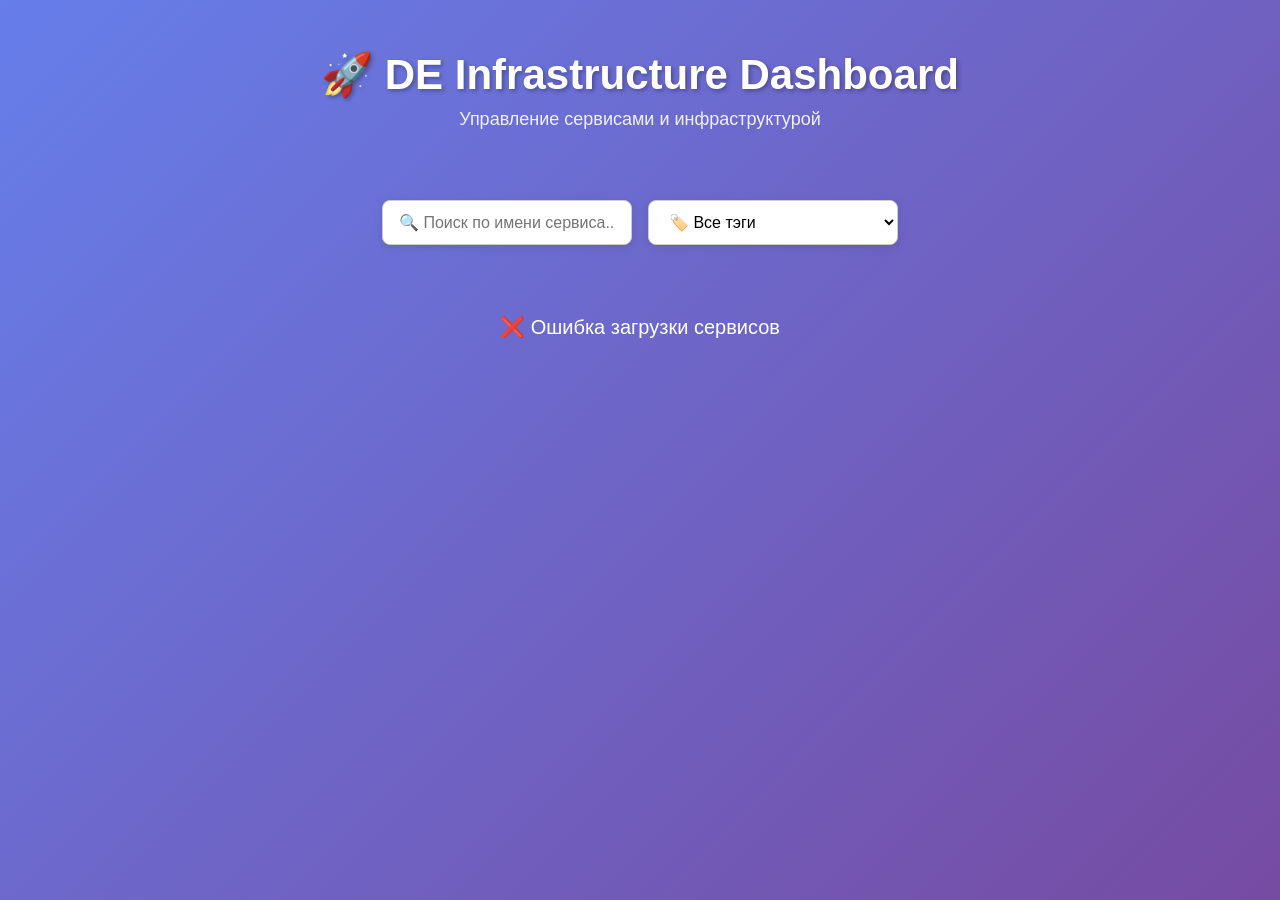
<file: index.html>
<!DOCTYPE html>
<html lang="ru">
<head>
  <meta charset="UTF-8" />
  <meta name="viewport" content="width=device-width, initial-scale=1.0" />
  <link rel="icon" type="image/png" href="images.ico">
  <title>DE Infrastructure Dashboard</title>
  <link rel="stylesheet" href="styles.css" />
</head>
<body>
  <div class="container">
    <header>
      <h1>🚀 DE Infrastructure Dashboard</h1>
      <p>Управление сервисами и инфраструктурой</p>
    </header>
    <!-- Filters Block -->
    <div class="filters-block">
      <input type="text" id="nameFilter" placeholder="🔍 Поиск по имени сервиса..." />
      <select id="tagFilter">
        <option value="">🏷️ Все тэги</option>
      </select>
    </div>

    <!-- Loading State -->
    <div id="loading" class="loading">⏳ Загрузка сервисов...</div>

    <!-- Database Section -->
    <div id="dbSection" class="section db-section" style="display:none;">
      <h2>🗄️ Database</h2>
      <div id="dbCards" class="cards-grid"></div>
    </div>

    <!-- User Services Section -->
    <div id="userSection" class="section" style="display:none;">
      <h2>👥 Data Tools</h2>
      <div id="userCards" class="cards-grid"></div>
    </div>

    <!-- Admin Services Section -->
    <div id="adminSection" class="section admin-section" style="display:none;">
      <h2>🔐 Admin Service</h2>
      <div id="adminCards" class="cards-grid"></div>
    </div>
  </div>

  <script src="main.js"></script>
</body>
</html>
</file>
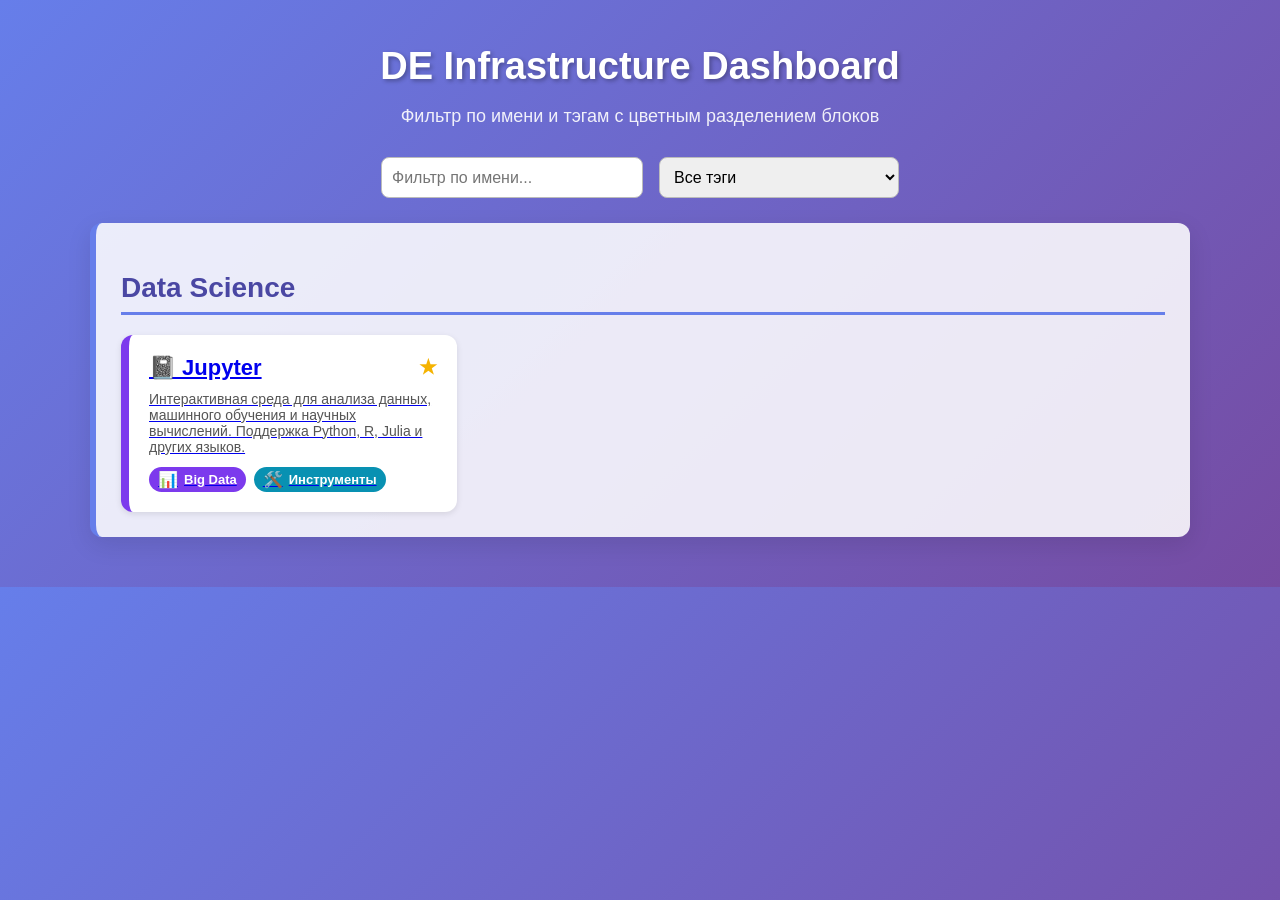
<file: index copy.html>
<!DOCTYPE html>
<html lang="ru">
<head>
<meta charset="UTF-8" />
<meta name="viewport" content="width=device-width, initial-scale=1" />
<title>DE Infrastructure Dashboard</title>
<style>
  body {
    font-family: "Segoe UI", Tahoma, Geneva, Verdana, sans-serif;
    background: linear-gradient(135deg, #667eea 0%, #764ba2 100%);
    margin: 0;
    padding: 20px;
    color: #333;
  }
  .container {
    max-width: 1100px;
    margin: 0 auto;
  }
  header {
    text-align: center;
    color: white;
    margin-bottom: 30px;
  }
  header h1 {
    font-size: 38px;
    margin-bottom: 5px;
    text-shadow: 2px 2px 4px rgba(0,0,0,0.3);
  }
  header p {
    font-size: 18px;
    opacity: 0.9;
  }

  /* Filters container */
  .filters {
    display: flex;
    justify-content: center;
    gap: 16px;
    margin-bottom: 25px;
    flex-wrap: wrap;
  }
  .filters input[type="text"],
  .filters select {
    padding: 10px;
    border-radius: 8px;
    border: 1px solid #bbb;
    font-size: 16px;
    min-width: 240px;
  }

  /* Section grouping with background */
  .section {
    background: #ffffffdd;
    padding: 25px;
    border-radius: 12px;
    margin-bottom: 30px;
    box-shadow: 0 8px 25px rgba(0,0,0,0.1);
    border-left: 6px solid #667eea;
  }
  .section h2 {
    color: #4a47a3;
    font-size: 28px;
    margin-bottom: 20px;
    border-bottom: 3px solid #667eea;
    padding-bottom: 8px;
    user-select: none;
  }

  /* Cards grid */
  .cards {
    display: grid;
    grid-template-columns: repeat(auto-fill, minmax(280px, 1fr));
    gap: 18px;
  }
  .card {
    background: white;
    border-radius: 12px;
    border-left: 8px solid transparent;
    padding: 20px;
    box-shadow: 0 2px 6px rgb(0 0 0 / 0.1);
    transition: box-shadow 0.3s ease, border-color 0.3s ease;
    cursor: pointer;
  }
  .card:hover {
    box-shadow: 0 6px 18px rgba(0,0,0,0.18);
  }
  .card .title {
    font-weight: 700;
    font-size: 22px;
    margin-bottom: 10px;
  }
  .card .description {
    font-size: 14px;
    color: #555;
    margin-bottom: 12px;
  }
  .card .tags {
    display: flex;
    flex-wrap: wrap;
    gap: 8px;
  }
  .tag {
    display: inline-flex;
    align-items: center;
    font-size: 13px;
    font-weight: 600;
    color: white;
    padding: 3px 9px;
    border-radius: 100px;
  }
  .tag .icon {
    margin-right: 6px;
    font-size: 16px;
  }

  /* Tag colors from data */
  /* dynamically applied */

  /* Favorite star */
  .favorite {
    float: right;
    font-size: 20px;
    color: #f5b301;
  }
</style>
</head>
<body>
<div class="container">
  <header>
    <h1>DE Infrastructure Dashboard</h1>
    <p>Фильтр по имени и тэгам с цветным разделением блоков</p>
  </header>

  <div class="filters">
    <input type="text" id="nameFilter" placeholder="Фильтр по имени..." />
    <select id="tagFilter">
      <option value="">Все тэги</option>
    </select>
  </div>

  <div id="cardsContainer"></div>
</div>

<script>
const services = [
  {
    "id": "029d1bf7-a90b-4bec-b276-9ba437edc6e1",
    "name": "Jupyter",
    "description": "Интерактивная среда для анализа данных, машинного обучения и научных вычислений. Поддержка Python, R, Julia и других языков.",
    "icon": "📓",
    "category": "Data Science",
    "provider": "docker",
    "access_level": "user",
    "url": "https://jupyter.de-infra.servehttp.com",
    "is_favorite": true,
    "tags": [
        {
            "id": "big-data",
            "name": "Big Data",
            "color": "#7C3AED",
            "icon": "📊"
        },
        {
            "id": "tools",
            "name": "Инструменты",
            "color": "#0891B2",
            "icon": "🛠️"
        }
    ],
    "status": "online"
  }
];

// Собираем все тэги из данных
const allTagsMap = new Map();
services.forEach(s => {
  s.tags.forEach(t => allTagsMap.set(t.id, t));
});
const allTags = Array.from(allTagsMap.values());

// Инициализация выпадающего списка тэгов
const tagFilterSelect = document.getElementById('tagFilter');
allTags.forEach(tag => {
  const opt = document.createElement('option');
  opt.value = tag.id;
  opt.textContent = `${tag.icon} ${tag.name}`;
  tagFilterSelect.appendChild(opt);
});

// Функция отрисовки карточек
function renderCards() {
  const container = document.getElementById('cardsContainer');
  container.innerHTML = '';

  const nameFilterValue = document.getElementById('nameFilter').value.toLowerCase();
  const tagFilterValue = document.getElementById('tagFilter').value;

  // Фильтрация сервисов
  const filteredServices = services.filter(s => {
    const matchName = s.name.toLowerCase().includes(nameFilterValue);
    const matchTag = !tagFilterValue || s.tags.some(t => t.id === tagFilterValue);
    return matchName && matchTag;
  });

  // Группируем сервисы по категориям
  const groupedByCategory = filteredServices.reduce((acc, svc) => {
    (acc[svc.category] = acc[svc.category] || []).push(svc);
    return acc;
  }, {});

  // Отрисовка по категориям
  for (const [category, svcs] of Object.entries(groupedByCategory)) {
    const section = document.createElement('section');
    section.className = 'section';

    const title = document.createElement('h2');
    title.textContent = category;
    section.appendChild(title);

    const cardsDiv = document.createElement('div');
    cardsDiv.className = 'cards';

    for (const svc of svcs) {
      const card = document.createElement('a');
      card.className = 'card';
      card.href = svc.url;
      card.target = '_blank';
      card.style.borderLeftColor = svc.tags.length ? svc.tags[0].color : '#ccc';

      // header with title and favorite star
      const titleEl = document.createElement('div');
      titleEl.className = 'title';
      titleEl.textContent = `${svc.icon} ${svc.name}`;
      if (svc.is_favorite) {
        const fav = document.createElement('span');
        fav.className = 'favorite';
        fav.title = "Избранное";
        fav.textContent = '★';
        titleEl.appendChild(fav);
      }

      card.appendChild(titleEl);

      const desc = document.createElement('div');
      desc.className = 'description';
      desc.textContent = svc.description;
      card.appendChild(desc);

      // tags
      const tagsDiv = document.createElement('div');
      tagsDiv.className = 'tags';
      svc.tags.forEach(tag => {
        const tagEl = document.createElement('span');
        tagEl.className = 'tag';
        tagEl.style.backgroundColor = tag.color;
        tagEl.innerHTML = `<span class="icon">${tag.icon}</span>${tag.name}`;
        tagsDiv.appendChild(tagEl);
      });
      card.appendChild(tagsDiv);

      cardsDiv.appendChild(card);
    }

    container.appendChild(section);
    section.appendChild(cardsDiv);
  }
}

// Подписка на события фильтров
document.getElementById('nameFilter').addEventListener('input', renderCards);
document.getElementById('tagFilter').addEventListener('change', renderCards);

// Первоначальный рендер
renderCards();
</script>
</body>
</html>
</file>
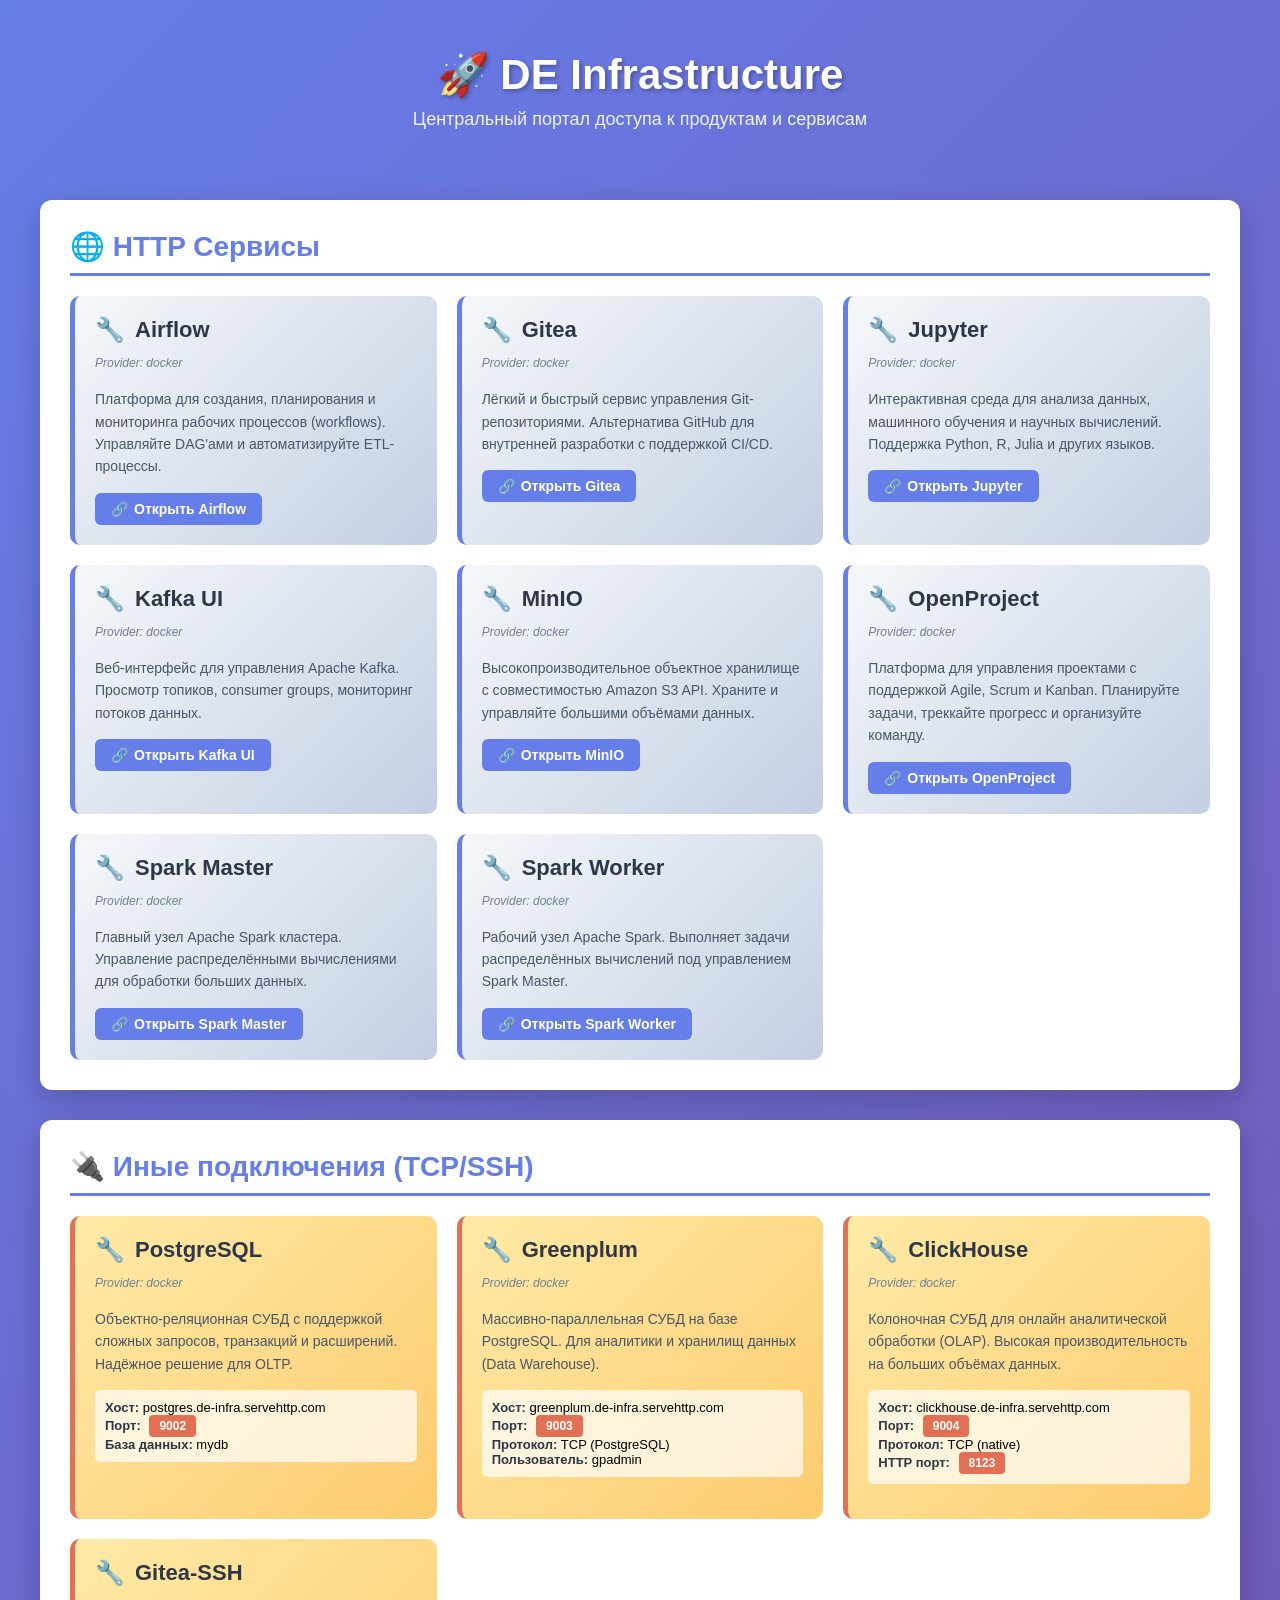
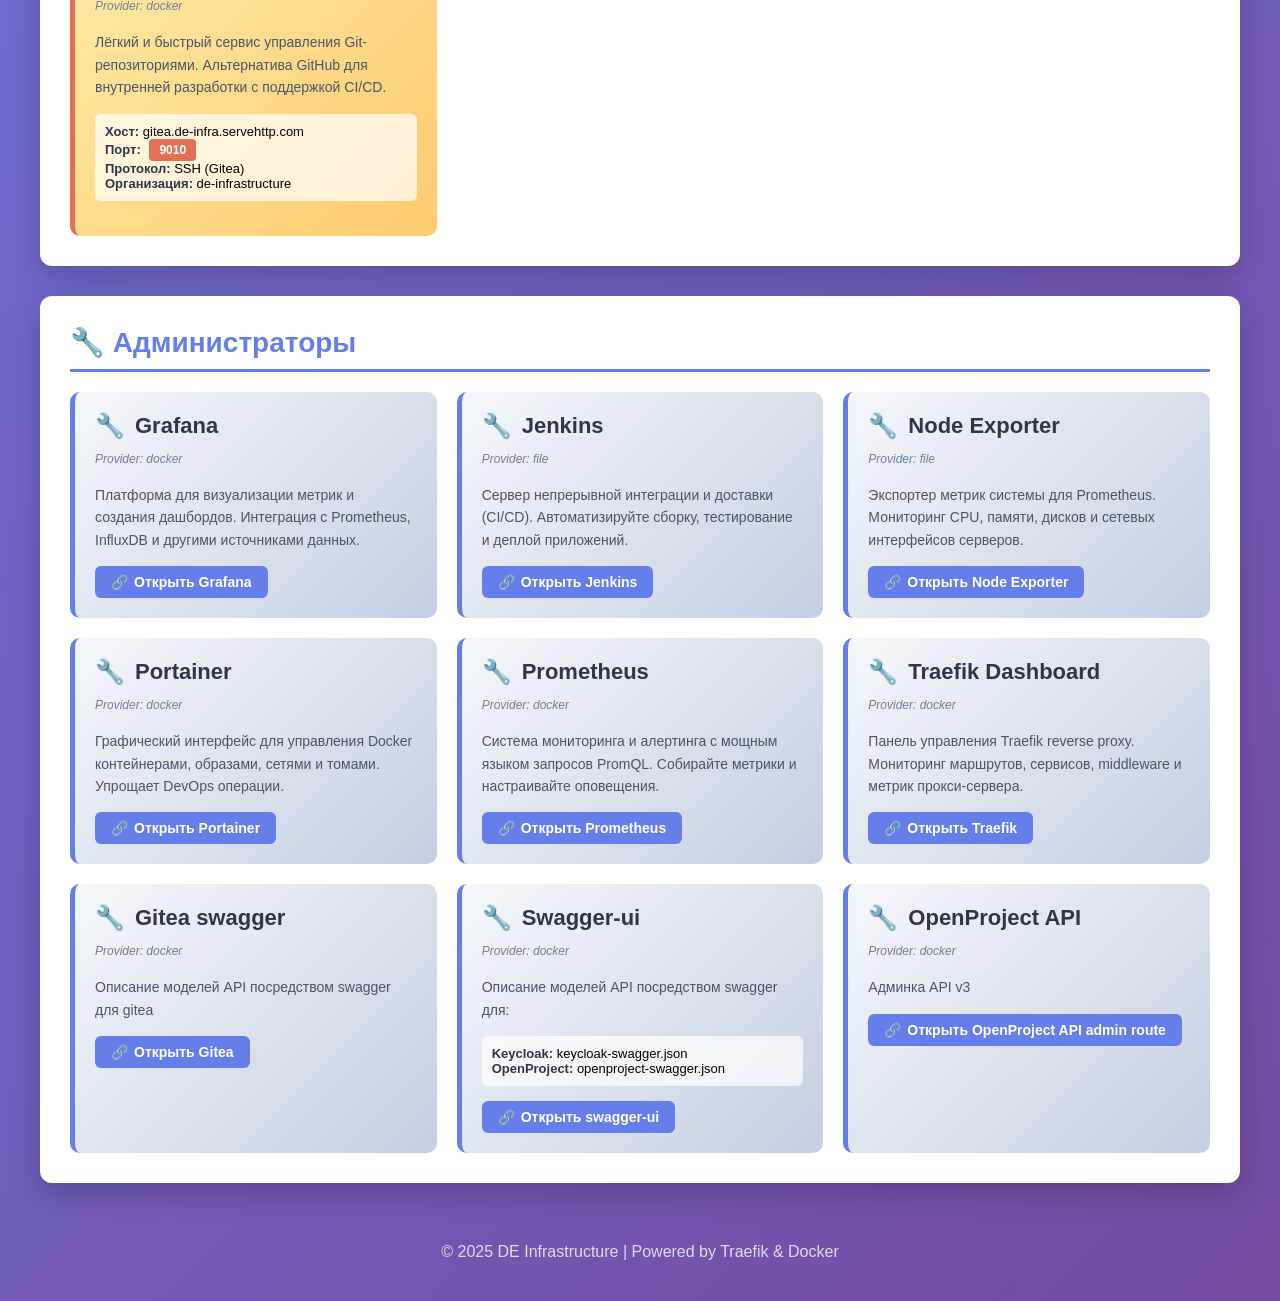
<file: index.bkp.html>
<!DOCTYPE html>
<html lang="ru">
<head>
  <meta charset="UTF-8" />
  <meta name="viewport" content="width=device-width, initial-scale=1.0" />
  <title>DE Infrastructure - Список продуктов</title>
  <style>
    * {
      margin: 0;
      padding: 0;
      box-sizing: border-box;
    }
    
    body {
      font-family: 'Segoe UI', Tahoma, Geneva, Verdana, sans-serif;
      background: linear-gradient(135deg, #667eea 0%, #764ba2 100%);
      min-height: 100vh;
      padding: 20px;
    }
    
    .container {
      max-width: 1200px;
      margin: 0 auto;
    }
    
    header {
      text-align: center;
      color: white;
      margin-bottom: 40px;
      padding: 30px 0;
    }
    
    header h1 {
      font-size: 42px;
      margin-bottom: 10px;
      text-shadow: 2px 2px 4px rgba(0,0,0,0.3);
    }
    
    header p {
      font-size: 18px;
      opacity: 0.9;
    }
    
    .section {
      background: white;
      border-radius: 12px;
      padding: 30px;
      margin-bottom: 30px;
      box-shadow: 0 10px 30px rgba(0,0,0,0.2);
    }
    
    .section h2 {
      color: #667eea;
      margin-bottom: 20px;
      font-size: 28px;
      border-bottom: 3px solid #667eea;
      padding-bottom: 10px;
    }
    
    .product-grid {
      display: grid;
      grid-template-columns: repeat(auto-fill, minmax(320px, 1fr));
      gap: 20px;
      margin-top: 20px;
    }
    
    .product-card {
      background: linear-gradient(135deg, #f5f7fa 0%, #c3cfe2 100%);
      border-radius: 10px;
      padding: 20px;
      transition: transform 0.3s ease, box-shadow 0.3s ease;
      border-left: 5px solid #667eea;
    }
    
    .product-card:hover {
      transform: translateY(-5px);
      box-shadow: 0 8px 20px rgba(0,0,0,0.15);
    }
    
    .product-card h3 {
      color: #2d3748;
      font-size: 22px;
      margin-bottom: 10px;
      display: flex;
      align-items: center;
    }
    
    .product-card h3::before {
      content: "🔧";
      margin-right: 10px;
      font-size: 24px;
    }
    
    .product-card p {
      color: #4a5568;
      font-size: 14px;
      line-height: 1.6;
      margin-bottom: 15px;
    }
    
    .product-card .provider {
      font-size: 12px;
      color: #718096;
      margin-bottom: 15px;
      font-style: italic;
    }
    
    .links {
      display: flex;
      gap: 10px;
      flex-wrap: wrap;
    }
    
    .links a {
      padding: 8px 16px;
      background: #667eea;
      color: white;
      text-decoration: none;
      border-radius: 6px;
      font-size: 14px;
      font-weight: 600;
      transition: background 0.3s ease;
      display: inline-flex;
      align-items: center;
    }
    
    .links a:hover {
      background: #5568d3;
    }
    
    .links a::before {
      content: "🔗";
      margin-right: 6px;
    }
    
    .db-card {
      background: linear-gradient(135deg, #ffeaa7 0%, #fdcb6e 100%);
      border-left: 5px solid #e17055;
    }


    .ssh-card {
      background: linear-gradient(135deg, #ffeaa7 0%, #fdcb6e 100%);
      border-left: 5px solid #e17055;
    }


    .db-info {
      background: rgba(255,255,255,0.7);
      padding: 10px;
      border-radius: 6px;
      margin-bottom: 15px;
      font-size: 13px;
    }
    
    .db-info strong {
      color: #2d3748;
    }
    
    .port {
      display: inline-block;
      background: #e17055;
      color: white;
      padding: 4px 10px;
      border-radius: 4px;
      font-size: 12px;
      font-weight: bold;
      margin-left: 5px;
    }
    
    footer {
      text-align: center;
      color: white;
      margin-top: 40px;
      padding: 20px;
      opacity: 0.8;
    }
    
    @media (max-width: 768px) {
      header h1 {
        font-size: 32px;
      }
      
      .product-grid {
        grid-template-columns: 1fr;
      }
    }
  </style>
</head>
<body>
  <div class="container">
    <header>
      <h1>🚀 DE Infrastructure</h1>
      <p>Центральный портал доступа к продуктам и сервисам</p>
    </header>
    
    <!-- HTTP Сервисы -->
    <div class="section">
      <h2>🌐 HTTP Сервисы</h2>
      <div class="product-grid">
        
        <div class="product-card">
          <h3>Airflow</h3>
          <p class="provider">Provider: docker</p>
          <p>Платформа для создания, планирования и мониторинга рабочих процессов (workflows). Управляйте DAG'ами и автоматизируйте ETL-процессы.</p>
          <div class="links">
            <a href="http://airflow.de-infra.servehttp.com" target="_blank">Открыть Airflow</a>
          </div>
        </div>
        
        <div class="product-card">
          <h3>Gitea</h3>
          <p class="provider">Provider: docker</p>
          <p>Лёгкий и быстрый сервис управления Git-репозиториями. Альтернатива GitHub для внутренней разработки с поддержкой CI/CD.</p>
          <div class="links">
            <a href="http://gitea.de-infra.servehttp.com" target="_blank">Открыть Gitea</a>
          </div>
        </div>
        
        <div class="product-card">
          <h3>Jupyter</h3>
          <p class="provider">Provider: docker</p>
          <p>Интерактивная среда для анализа данных, машинного обучения и научных вычислений. Поддержка Python, R, Julia и других языков.</p>
          <div class="links">
            <a href="http://jupyter.de-infra.servehttp.com" target="_blank">Открыть Jupyter</a>
          </div>
        </div>
        
        <div class="product-card">
          <h3>Kafka UI</h3>
          <p class="provider">Provider: docker</p>
          <p>Веб-интерфейс для управления Apache Kafka. Просмотр топиков, consumer groups, мониторинг потоков данных.</p>
          <div class="links">
            <a href="http://kafka.de-infra.servehttp.com" target="_blank">Открыть Kafka UI</a>
          </div>
        </div>
        
        <div class="product-card">
          <h3>MinIO</h3>
          <p class="provider">Provider: docker</p>
          <p>Высокопроизводительное объектное хранилище с совместимостью Amazon S3 API. Храните и управляйте большими объёмами данных.</p>
          <div class="links">
            <a href="http://minio.de-infra.servehttp.com" target="_blank">Открыть MinIO</a>
          </div>
        </div>
        
        <div class="product-card">
          <h3>OpenProject</h3>
          <p class="provider">Provider: docker</p>
          <p>Платформа для управления проектами с поддержкой Agile, Scrum и Kanban. Планируйте задачи, треккайте прогресс и организуйте команду.</p>
          <div class="links">
            <a href="http://openproject.de-infra.servehttp.com" target="_blank">Открыть OpenProject</a>
          </div>
        </div>
        
        <div class="product-card">
          <h3>Spark Master</h3>
          <p class="provider">Provider: docker</p>
          <p>Главный узел Apache Spark кластера. Управление распределёнными вычислениями для обработки больших данных.</p>
          <div class="links">
            <a href="http://spark-master.de-infra.servehttp.com" target="_blank">Открыть Spark Master</a>
          </div>
        </div>
        
        <div class="product-card">
          <h3>Spark Worker</h3>
          <p class="provider">Provider: docker</p>
          <p>Рабочий узел Apache Spark. Выполняет задачи распределённых вычислений под управлением Spark Master.</p>
          <div class="links">
            <a href="http://spark-worker.de-infra.servehttp.com" target="_blank">Открыть Spark Worker</a>
          </div>
        </div>
        
      </div>
    </div>
    
    <!-- TCP Сервисы (Базы данных) -->
    <div class="section">
      <h2>🔌 Иные подключения (TCP/SSH)</h2>
      <div class="product-grid">
        
        <div class="product-card db-card">
          <h3>PostgreSQL</h3>
          <p class="provider">Provider: docker</p>
          <p>Объектно-реляционная СУБД с поддержкой сложных запросов, транзакций и расширений. Надёжное решение для OLTP.</p>
          <div class="db-info">
            <strong>Хост:</strong> postgres.de-infra.servehttp.com<br>
            <strong>Порт:</strong> <span class="port">9002</span><br>
            <strong>База данных:</strong> mydb
          </div>
          <!-- <div class="links">
            <a href="tcp://postgres.de-infra.servehttp.com:9002">TCP подключение</a>
          </div> -->
        </div>


        <div class="product-card db-card">
          <h3>Greenplum</h3>
          <p class="provider">Provider: docker</p>
          <p>Массивно-параллельная СУБД на базе PostgreSQL. Для аналитики и хранилищ данных (Data Warehouse).</p>
          <div class="db-info">
            <strong>Хост:</strong> greenplum.de-infra.servehttp.com<br>
            <strong>Порт:</strong> <span class="port">9003</span><br>
            <strong>Протокол:</strong> TCP (PostgreSQL)<br>
            <strong>Пользователь:</strong> gpadmin
          </div>
          <!-- <div class="links">
            <a href="tcp://greenplum.de-infra.servehttp.com:5432">TCP подключение</a>
          </div> -->
        </div>
        

        <div class="product-card db-card">
          <h3>ClickHouse</h3>
          <p class="provider">Provider: docker</p>
          <p>Колоночная СУБД для онлайн аналитической обработки (OLAP). Высокая производительность на больших объёмах данных.</p>
          <div class="db-info">
            <strong>Хост:</strong> clickhouse.de-infra.servehttp.com<br>
            <strong>Порт:</strong> <span class="port">9004</span><br>
            <strong>Протокол:</strong> TCP (native)<br>
            <strong>HTTP порт:</strong> <span class="port">8123</span>
          </div>
          <!-- <div class="links">
            <a href="tcp://clickhouse.de-infra.servehttp.com:9000">TCP подключение</a>
          </div> -->
        </div>

        <div class="product-card ssh-card">
          <h3>Gitea-SSH</h3>
          <p class="provider">Provider: docker</p>
          <p>Лёгкий и быстрый сервис управления Git-репозиториями. Альтернатива GitHub для внутренней разработки с поддержкой CI/CD.</p>
          <div class="db-info">
            <strong>Хост:</strong> gitea.de-infra.servehttp.com<br>
            <strong>Порт:</strong> <span class="port">9010</span><br>
            <strong>Протокол:</strong> SSH (Gitea)<br>
            <strong>Организация:</strong> de-infrastructure
          </div>
          <!-- <div class="links">
            <a href="ssh gitea.de-infra.servehttp.com:9010">SSH подключение</a>
          </div> -->
        </div>
      </div>
    </div>

    <!-- Администраторы -->
    <div class="section">
      <h2>🔧 Администраторы</h2>
      <div class="product-grid">

        <div class="product-card">
          <h3>Grafana</h3>
          <p class="provider">Provider: docker</p>
          <p>Платформа для визуализации метрик и создания дашбордов. Интеграция с Prometheus, InfluxDB и другими источниками данных.</p>
          <div class="links">
            <a href="http://grafana.de-infra.servehttp.com" target="_blank">Открыть Grafana</a>
          </div>
        </div>

        <div class="product-card">
          <h3>Jenkins</h3>
          <p class="provider">Provider: file</p>
          <p>Сервер непрерывной интеграции и доставки (CI/CD). Автоматизируйте сборку, тестирование и деплой приложений.</p>
          <div class="links">
            <a href="http://jenkins.de-infra.servehttp.com" target="_blank">Открыть Jenkins</a>
          </div>
        </div>

        <div class="product-card">
          <h3>Node Exporter</h3>
          <p class="provider">Provider: file</p>
          <p>Экспортер метрик системы для Prometheus. Мониторинг CPU, памяти, дисков и сетевых интерфейсов серверов.</p>
          <div class="links">
            <a href="http://node-exporter.de-infra.servehttp.com" target="_blank">Открыть Node Exporter</a>
          </div>
        </div>

        <div class="product-card">
          <h3>Portainer</h3>
          <p class="provider">Provider: docker</p>
          <p>Графический интерфейс для управления Docker контейнерами, образами, сетями и томами. Упрощает DevOps операции.</p>
          <div class="links">
            <a href="http://portainer.de-infra.servehttp.com" target="_blank">Открыть Portainer</a>
          </div>
        </div>

        <div class="product-card">
          <h3>Prometheus</h3>
          <p class="provider">Provider: docker</p>
          <p>Система мониторинга и алертинга с мощным языком запросов PromQL. Собирайте метрики и настраивайте оповещения.</p>
          <div class="links">
            <a href="http://prometheus.de-infra.servehttp.com" target="_blank">Открыть Prometheus</a>
          </div>
        </div>

        <div class="product-card">
          <h3>Traefik Dashboard</h3>
          <p class="provider">Provider: docker</p>
          <p>Панель управления Traefik reverse proxy. Мониторинг маршрутов, сервисов, middleware и метрик прокси-сервера.</p>
          <div class="links">
            <a href="http://traefik.de-infra.servehttp.com" target="_blank">Открыть Traefik</a>
          </div>
        </div>

        <div class="product-card">
          <h3>Gitea swagger</h3>
          <p class="provider">Provider: docker</p>
          <p>Описание моделей API посредством swagger для gitea</p>
          <div class="links">
            <a href="https://gitea.de-infra.servehttp.com/api/swagger" target="_blank">Открыть Gitea</a>
          </div>
        </div>

        <div class="product-card">
          <h3>Swagger-ui</h3>
          <p class="provider">Provider: docker</p>
          <p>Описание моделей API посредством swagger для:</p>
          <div class="db-info">
            <strong>Keycloak:</strong> keycloak-swagger.json<br>
            <strong>OpenProject:</strong> openproject-swagger.json<br>
          </div>
          <div class="links">
            <a href="https://swagger-ui.de-infra.servehttp.com/" target="_blank">Открыть swagger-ui</a>
          </div>
        </div>

        <div class="product-card">
          <h3>OpenProject API</h3>
          <p class="provider">Provider: docker</p>
          <p>Админка API v3</p>
          <div class="links">
            <a href="https://openproject.de-infra.servehttp.com/api/docs" target="_blank">Открыть OpenProject API admin route</a>
          </div>
        </div>

      </div>
    </div>

    <footer>
      <p>© 2025 DE Infrastructure | Powered by Traefik & Docker</p>
    </footer>
  </div>
</body>
</html>
</file>
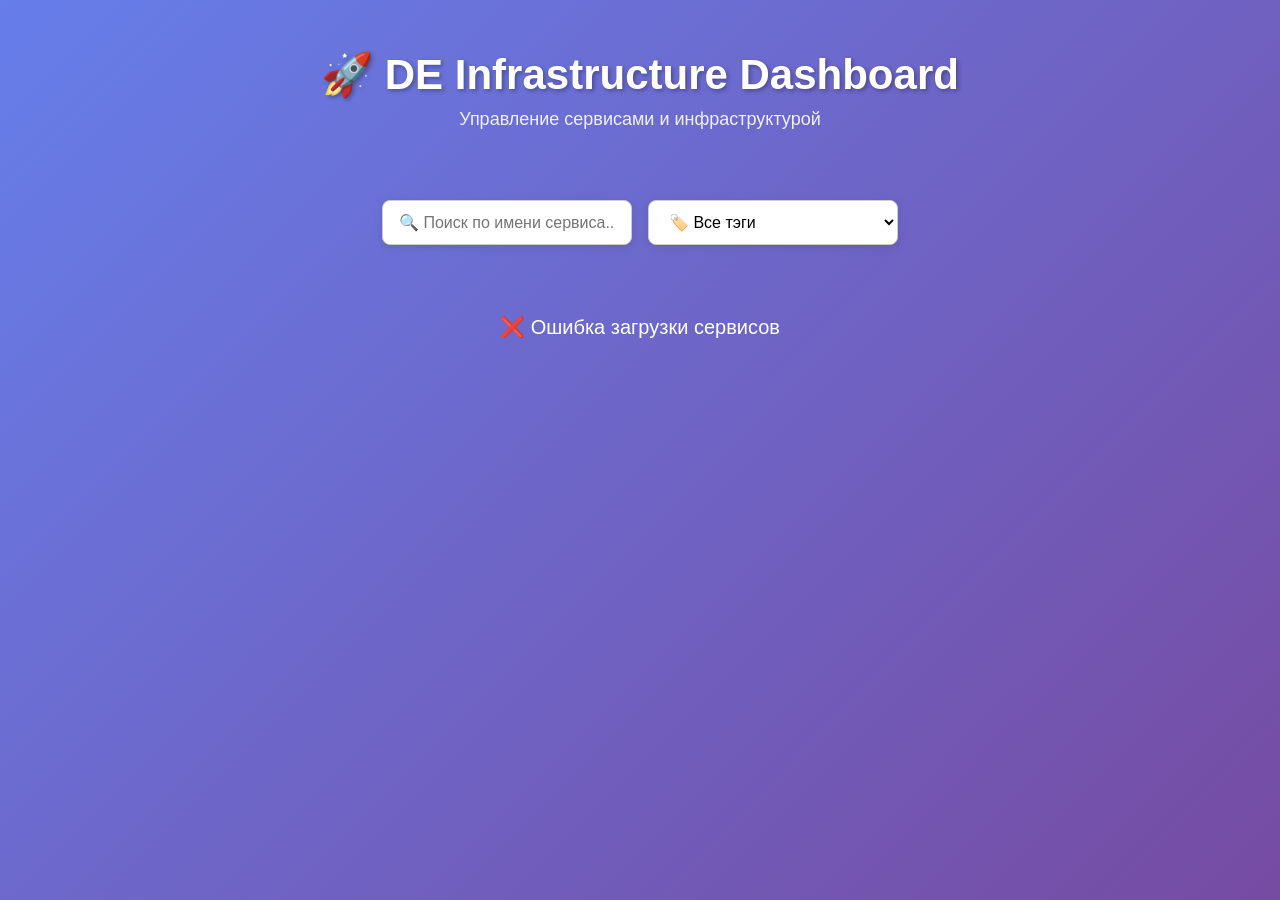
<file: index.bkp2.html>
<!DOCTYPE html>
<html lang="ru">
<head>
  <meta charset="UTF-8" />
  <meta name="viewport" content="width=device-width, initial-scale=1.0" />
  <title>DE Infrastructure Dashboard</title>
  <style>
    * {
      margin: 0;
      padding: 0;
      box-sizing: border-box;
    }
    body {
      font-family: 'Segoe UI', Tahoma, Geneva, Verdana, sans-serif;
      background: linear-gradient(135deg, #667eea 0%, #764ba2 100%);
      min-height: 100vh;
      padding: 20px;
    }
    .container {
      max-width: 1200px;
      margin: 0 auto;
    }
    header {
      text-align: center;
      color: white;
      margin-bottom: 40px;
      padding: 30px 0;
    }
    header h1 {
      font-size: 42px;
      margin-bottom: 10px;
      text-shadow: 2px 2px 4px rgba(0,0,0,0.3);
    }
    header p {
      font-size: 18px;
      opacity: 0.9;
    }

    /* Filters Block */
    .filters-block {
      display: flex;
      justify-content: center;
      gap: 16px;
      margin-bottom: 30px;
      flex-wrap: wrap;
    }
    .filters-block input[type="text"],
    .filters-block select {
      padding: 12px 16px;
      border-radius: 8px;
      border: 1px solid #ccc;
      font-size: 16px;
      min-width: 250px;
      background: white;
      box-shadow: 0 2px 8px rgba(0,0,0,0.1);
      transition: box-shadow 0.3s ease;
    }
    .filters-block input[type="text"]:focus,
    .filters-block select:focus {
      outline: none;
      box-shadow: 0 4px 12px rgba(102,126,234,0.4);
      border-color: #667eea;
    }

    /* Section Blocks with Color Separation */
    .section {
      background: rgba(255,255,255,0.95);
      border-radius: 12px;
      padding: 30px;
      margin-bottom: 30px;
      box-shadow: 0 10px 30px rgba(0,0,0,0.2);
      border-left: 6px solid #667eea;
    }
    .section.admin-section {
      border-left-color: #e74c3c;
    }
    .section.db-section {
      border-left-color: #27ae60;
    }
    .section h2 {
      color: #4a47a3;
      margin-bottom: 20px;
      font-size: 28px;
      border-bottom: 3px solid #667eea;
      padding-bottom: 10px;
      display: flex;
      align-items: center;
      gap: 10px;
    }
    .section.admin-section h2 {
      border-bottom-color: #e74c3c;
      color: #c0392b;
    }
    .section.db-section h2 {
      border-bottom-color: #27ae60;
      color: #229954;
    }

    /* Cards Grid */
    .cards-grid {
      display: grid;
      grid-template-columns: repeat(auto-fill, minmax(300px, 1fr));
      gap: 20px;
      margin-top: 20px;
    }
    .card {
      background: linear-gradient(135deg, #f5f7fa 0%, #c3cfe2 100%);
      border-radius: 10px;
      padding: 20px;
      box-shadow: 0 4px 12px rgba(0,0,0,0.1);
      transition: transform 0.3s ease, box-shadow 0.3s ease;
      cursor: pointer;
      border-left: 5px solid #667eea;
      position: relative;
      display: flex;
      flex-direction: column;
    }
    .card:hover {
      transform: translateY(-5px);
      box-shadow: 0 8px 20px rgba(0,0,0,0.2);
    }
    .card.admin-card {
      border-left-color: #e74c3c;
      background: linear-gradient(135deg, #fef5f5 0%, #f8d7da 100%);
    }
    .card.db-card {
      border-left-color: #27ae60;
      background: linear-gradient(135deg, #f0fdf4 0%, #d1fae5 100%);
    }

    .card-header {
      display: flex;
      align-items: center;
      justify-content: space-between;
      margin-bottom: 10px;
    }
    .card-title {
      font-size: 22px;
      font-weight: bold;
      color: #2c3e50;
      display: flex;
      align-items: center;
      gap: 8px;
    }
    .card-icon {
      font-size: 28px;
    }
    .favorite-star {
      font-size: 20px;
      color: #f39c12;
    }
    .card-description {
      font-size: 14px;
      color: #555;
      margin-bottom: 15px;
      line-height: 1.5;
      flex-grow: 1;
    }
    .card-tags {
      display: flex;
      flex-wrap: wrap;
      gap: 8px;
      margin-bottom: 12px;
    }
    .tag {
      display: inline-flex;
      align-items: center;
      padding: 5px 12px;
      border-radius: 20px;
      font-size: 13px;
      font-weight: 600;
      color: white;
      gap: 5px;
    }
    .tag-icon {
      font-size: 14px;
    }
    .card-footer {
      display: flex;
      justify-content: space-between;
      align-items: center;
      margin-top: auto;
      padding-top: 10px;
      border-top: 1px solid rgba(0,0,0,0.1);
    }
    .card-link {
      color: #667eea;
      text-decoration: none;
      font-weight: 600;
      font-size: 14px;
      transition: color 0.3s ease;
    }
    .card-link:hover {
      color: #4a47a3;
      text-decoration: underline;
    }
    .status-badge {
      padding: 4px 10px;
      border-radius: 12px;
      font-size: 12px;
      font-weight: 600;
    }
    .status-online {
      background: #d4edda;
      color: #155724;
    }
    .status-offline {
      background: #f8d7da;
      color: #721c24;
    }

    .empty-state {
      text-align: center;
      padding: 40px;
      color: #7f8c8d;
      font-size: 16px;
    }

    /* Loading State */
    .loading {
      text-align: center;
      padding: 40px;
      color: white;
      font-size: 20px;
    }

    /* Mobile Responsive */
    @media (max-width: 768px) {
      .container {
        padding: 10px;
      }
      header h1 {
        font-size: 32px;
      }
      .filters-block {
        flex-direction: column;
      }
      .filters-block input[type="text"],
      .filters-block select {
        min-width: 100%;
      }
      .cards-grid {
        grid-template-columns: 1fr;
      }
      .section {
        padding: 20px;
      }
    }
  </style>
</head>
<body>
  <div class="container">
    <header>
      <h1>🚀 DE Infrastructure Dashboard</h1>
      <p>Управление сервисами и инфраструктурой</p>
    </header>

    <!-- Filters Block -->
    <div class="filters-block">
      <input type="text" id="nameFilter" placeholder="🔍 Поиск по имени сервиса..." />
      <select id="tagFilter">
        <option value="">🏷️ Все тэги</option>
      </select>
    </div>

    <!-- Loading State -->
    <div id="loading" class="loading">⏳ Загрузка сервисов...</div>

    <!-- User Services Section -->
    <div id="userSection" class="section" style="display:none;">
      <h2>👥 User сервисы</h2>
      <div id="userCards" class="cards-grid"></div>
    </div>

    <!-- Admin Services Section -->
    <div id="adminSection" class="section admin-section" style="display:none;">
      <h2>🔐 Admin сервисы</h2>
      <div id="adminCards" class="cards-grid"></div>
    </div>

    <!-- Database Section -->
    <div id="dbSection" class="section db-section" style="display:none;">
      <h2>🗄️ Базы данных</h2>
      <div id="dbCards" class="cards-grid"></div>
    </div>
  </div>

  <script>
    const API_URL = 'https://de-infra-api.de-infra.servehttp.com/api';
    let allServices = [];
    let allTags = new Map();

    // Escape HTML to prevent XSS
    function escapeHtml(text) {
      const div = document.createElement('div');
      div.textContent = text || '';
      return div.innerHTML;
    }

    // Load services from API
    async function loadServices() {
      try {
        const response = await fetch(`${API_URL}/services?skip=0&limit=100`);
        const data = await response.json();
        allServices = Array.isArray(data) ? data : (data.services || []);
        
        // Extract all unique tags
        allServices.forEach(service => {
          if (service.tags && Array.isArray(service.tags)) {
            service.tags.forEach(tag => {
              if (!allTags.has(tag.id)) {
                allTags.set(tag.id, tag);
              }
            });
          }
        });

        populateTagFilter();
        renderServices();
        document.getElementById('loading').style.display = 'none';
      } catch (error) {
        console.error('Error loading services:', error);
        document.getElementById('loading').innerHTML = '❌ Ошибка загрузки сервисов';
      }
    }

    // Populate tag filter dropdown
    function populateTagFilter() {
      const tagFilter = document.getElementById('tagFilter');
      allTags.forEach(tag => {
        const option = document.createElement('option');
        option.value = tag.id;
        option.textContent = `${tag.icon || '🏷️'} ${tag.name}`;
        tagFilter.appendChild(option);
      });
    }

    // Filter services based on name and tag
    function filterServices() {
      const nameQuery = document.getElementById('nameFilter').value.toLowerCase().trim();
      const selectedTag = document.getElementById('tagFilter').value;

      return allServices.filter(service => {
        const matchesName = !nameQuery || 
          (service.name && service.name.toLowerCase().includes(nameQuery)) ||
          (service.description && service.description.toLowerCase().includes(nameQuery));
        
        const matchesTag = !selectedTag || 
          (service.tags && service.tags.some(tag => tag.id === selectedTag));

        return matchesName && matchesTag;
      });
    }

    function groupServices(services) {
      const user = [];
      const admin = [];
      const db = [];

      services.forEach(service => {
        switch (service.access_level) {
          case "admin":
            admin.push(service);
            break;
          case "database":
            db.push(service);
            break;
          case "user":
          default:
            user.push(service);
        }
      });

      return { user, admin, db };
    }


    // Create card HTML
    function createCard(service, type) {
      const cardClass = type === "admin" ? "admin-card" : type === "db" ? "db-card" : "";
      const tags = service.tags.map(tag => `
        <span class="tag" style="background-color: ${tag.color};">
          ${tag.icon} <span>${escapeHtml(tag.name)}</span>
        </span>
      `).join('');
      
      // Показывать кнопку и статус только не для "Database"
      const showLink = service.access_level !== "database" && service.url;
      const statusBadge = service.access_level !== "database" && service.status
        ? `<span class="status-badge status-${service.status}">
            ${service.status === "online" ? "🟢 Online" : "🔴 Offline"}
          </span>`
        : "";
        
      return `
        <div class="card ${cardClass}">
          <div class="card-header">
            <div class="card-title">
              <span class="card-icon">${service.icon ?? ""}</span> ${escapeHtml(service.name)}
            </div>
          </div>
          <div class="card-description">${escapeHtml(service.description ?? "")}</div>
          ${tags ? `<div class="card-tags">${tags}</div>` : ""}
          <div class="card-footer">
            ${showLink ? `<a href="${service.url}" class="card-link" target="_blank">Открыть →</a>` : ""}
            ${statusBadge}
          </div>
        </div>
      `;
    }
    

    // Render services
    function renderServices() {
      const filtered = filterServices();
      const { user, admin, db } = groupServices(filtered);

      // User section
      const userSection = document.getElementById('userSection');
      const userCards = document.getElementById('userCards');
      if (user.length > 0) {
        userSection.style.display = 'block';
        userCards.innerHTML = user.map(s => createCard(s, 'user')).join('');
      } else {
        userSection.style.display = 'none';
      }

      // Admin section
      const adminSection = document.getElementById('adminSection');
      const adminCards = document.getElementById('adminCards');
      if (admin.length > 0) {
        adminSection.style.display = 'block';
        adminCards.innerHTML = admin.map(s => createCard(s, 'admin')).join('');
      } else {
        adminSection.style.display = 'none';
      }

      // Database section
      const dbSection = document.getElementById('dbSection');
      const dbCards = document.getElementById('dbCards');
      if (db.length > 0) {
        dbSection.style.display = 'block';
        dbCards.innerHTML = db.map(s => createCard(s, 'db')).join('');
      } else {
        dbSection.style.display = 'none';
      }

      // Show empty state if no results
      if (user.length === 0 && admin.length === 0 && db.length === 0) {
        userSection.style.display = 'block';
        userCards.innerHTML = '<div class="empty-state">🔍 Ничего не найдено</div>';
      }
    }

    // Event listeners
    document.getElementById('nameFilter').addEventListener('input', renderServices);
    document.getElementById('tagFilter').addEventListener('change', renderServices);

    // Load services on page load
    loadServices();
  </script>
</body>
</html>
</file>
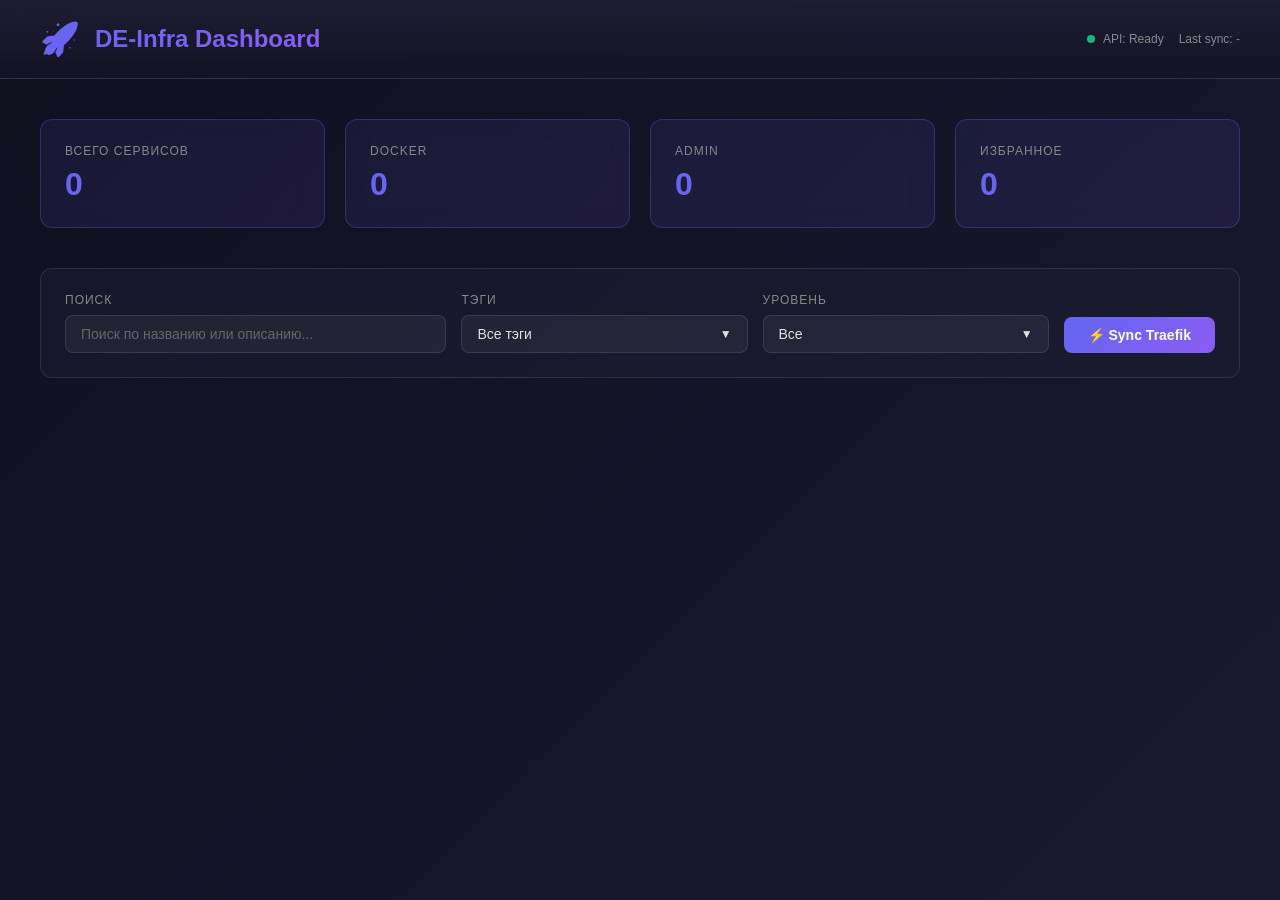
<file: index1.html>
<!DOCTYPE html>
<html lang="ru">
<head>
    <meta charset="UTF-8">
    <meta name="viewport" content="width=device-width, initial-scale=1.0">
    <title>DE-Infra Dashboard - Premium Dark Pro</title>
    <style>
        * {
            margin: 0;
            padding: 0;
            box-sizing: border-box;
        }

        body {
            font-family: -apple-system, BlinkMacSystemFont, "Segoe UI", Roboto, "Helvetica Neue", Arial, sans-serif;
            background: linear-gradient(135deg, #0f0f1e 0%, #1a1a2e 100%);
            color: #e0e0e0;
            min-height: 100vh;
            overflow-x: hidden;
        }

        .header {
            background: linear-gradient(to bottom, rgba(30,30,50,0.95), rgba(20,20,35,0.8));
            border-bottom: 1px solid rgba(255,255,255,0.1);
            padding: 20px 40px;
            position: sticky;
            top: 0;
            z-index: 100;
            backdrop-filter: blur(10px);
        }

        .header-content {
            max-width: 1400px;
            margin: 0 auto;
            display: flex;
            justify-content: space-between;
            align-items: center;
        }

        .logo {
            display: flex;
            align-items: center;
            gap: 15px;
            font-size: 24px;
            font-weight: 700;
            background: linear-gradient(135deg, #6366f1 0%, #8b5cf6 100%);
            -webkit-background-clip: text;
            -webkit-text-fill-color: transparent;
            background-clip: text;
        }

        .logo-icon {
            font-size: 32px;
        }

        .header-controls {
            display: flex;
            gap: 15px;
            align-items: center;
        }

        .status {
            display: flex;
            align-items: center;
            gap: 8px;
            font-size: 12px;
            color: #888;
        }

        .status-dot {
            width: 8px;
            height: 8px;
            background: #10b981;
            border-radius: 50%;
            animation: pulse 2s infinite;
        }

        @keyframes pulse {
            0%, 100% { opacity: 1; }
            50% { opacity: 0.5; }
        }

        .container {
            max-width: 1400px;
            margin: 0 auto;
            padding: 40px;
        }

        .stats-grid {
            display: grid;
            grid-template-columns: repeat(auto-fit, minmax(200px, 1fr));
            gap: 20px;
            margin-bottom: 40px;
        }

        .stat-card {
            background: linear-gradient(135deg, rgba(99,102,241,0.1) 0%, rgba(139,92,246,0.1) 100%);
            border: 1px solid rgba(99,102,241,0.3);
            border-radius: 12px;
            padding: 24px;
            backdrop-filter: blur(10px);
            transition: all 0.3s ease;
        }

        .stat-card:hover {
            border-color: rgba(99,102,241,0.6);
            transform: translateY(-2px);
            box-shadow: 0 8px 32px rgba(99,102,241,0.2);
        }

        .stat-label {
            font-size: 12px;
            color: #888;
            text-transform: uppercase;
            letter-spacing: 1px;
            margin-bottom: 8px;
        }

        .stat-value {
            font-size: 32px;
            font-weight: 700;
            background: linear-gradient(135deg, #6366f1 0%, #8b5cf6 100%);
            -webkit-background-clip: text;
            -webkit-text-fill-color: transparent;
            background-clip: text;
        }

        .filters {
            background: rgba(30,30,50,0.5);
            border: 1px solid rgba(255,255,255,0.1);
            border-radius: 12px;
            padding: 24px;
            margin-bottom: 40px;
            display: grid;
            grid-template-columns: 2fr 1.5fr 1.5fr auto;
            gap: 15px;
            align-items: end;
        }

        .filter-group {
            display: flex;
            flex-direction: column;
            gap: 8px;
            position: relative;
        }

        .filter-label {
            font-size: 12px;
            color: #888;
            text-transform: uppercase;
            letter-spacing: 1px;
        }

        input[type="text"] {
            background: rgba(255,255,255,0.05);
            border: 1px solid rgba(255,255,255,0.1);
            border-radius: 8px;
            padding: 10px 15px;
            color: #e0e0e0;
            font-size: 14px;
            transition: all 0.3s ease;
        }

        input[type="text"]::placeholder {
            color: #666;
        }

        input[type="text"]:focus {
            outline: none;
            border-color: rgba(99,102,241,0.6);
            background: rgba(255,255,255,0.08);
            box-shadow: 0 0 20px rgba(99,102,241,0.2);
        }

        button {
            background: linear-gradient(135deg, #6366f1 0%, #8b5cf6 100%);
            border: none;
            border-radius: 8px;
            padding: 10px 24px;
            color: white;
            font-weight: 600;
            cursor: pointer;
            transition: all 0.3s ease;
            font-size: 14px;
            white-space: nowrap;
        }

        button:hover {
            transform: translateY(-2px);
            box-shadow: 0 8px 24px rgba(99,102,241,0.4);
        }

        button:disabled {
            opacity: 0.6;
            cursor: not-allowed;
        }

        /* КАСТОМНЫЙ SELECT */
        .custom-select {
            position: relative;
            display: inline-block;
            width: 100%;
        }

        .select-trigger {
            background: rgba(255,255,255,0.05);
            border: 1px solid rgba(255,255,255,0.1);
            border-radius: 8px;
            padding: 10px 15px;
            color: #e0e0e0;
            font-size: 14px;
            cursor: pointer;
            transition: all 0.3s ease;
            display: flex;
            justify-content: space-between;
            align-items: center;
            width: 100%;
            box-sizing: border-box;
        }

        .select-trigger:hover {
            border-color: rgba(99,102,241,0.6);
            background: rgba(255,255,255,0.08);
        }

        .select-trigger.active {
            border-color: rgba(99,102,241,0.8);
            background: rgba(99,102,241,0.1);
        }

        .select-arrow {
            pointer-events: none;
            font-size: 12px;
            transition: transform 0.3s ease;
        }

        .select-arrow.rotate {
            transform: rotate(180deg);
        }

        .select-dropdown {
            position: absolute;
            left: 0;
            right: 0;
            background: linear-gradient(135deg, rgba(50,50,80,0.98) 0%, rgba(40,40,65,0.98) 100%);
            border: 1px solid rgba(99,102,241,0.4);
            border-radius: 8px;
            display: none;
            z-index: 1000;
            box-shadow: 0 16px 48px rgba(0,0,0,0.3);
            max-height: 200px;
            overflow-y: auto;
            backdrop-filter: blur(10px);
            bottom: calc(100% + 8px);
        }

        .select-dropdown.bottom {
            bottom: auto;
            top: calc(100% + 8px);
        }

        .select-dropdown.active {
            display: block;
            animation: slideDown 0.2s ease;
        }

        @keyframes slideDown {
            from {
                opacity: 0;
                transform: translateY(-10px);
            }
            to {
                opacity: 1;
                transform: translateY(0);
            }
        }

        .select-option {
            padding: 12px 15px;
            color: #e0e0e0;
            cursor: pointer;
            transition: all 0.2s ease;
            border-bottom: 1px solid rgba(255,255,255,0.05);
            display: flex;
            align-items: center;
            gap: 10px;
        }

        .select-option:last-child {
            border-bottom: none;
        }

        .select-option:hover {
            background: rgba(99,102,241,0.2);
            color: #a5b4fc;
            padding-left: 20px;
        }

        .select-option.selected {
            background: rgba(99,102,241,0.3);
            color: #8b5cf6;
            font-weight: 600;
        }

        .checkbox {
            width: 16px;
            height: 16px;
            border: 2px solid rgba(99,102,241,0.5);
            border-radius: 4px;
            display: flex;
            align-items: center;
            justify-content: center;
            font-size: 12px;
            flex-shrink: 0;
        }

        .select-option.selected .checkbox {
            background: rgba(99,102,241,0.5);
            border-color: rgba(99,102,241,0.8);
        }

        .tag-color {
            width: 12px;
            height: 12px;
            border-radius: 50%;
            flex-shrink: 0;
        }

        .services-grid {
            display: grid;
            grid-template-columns: repeat(auto-fill, minmax(300px, 1fr));
            gap: 24px;
        }

        .service-card {
            background: linear-gradient(135deg, rgba(50,50,80,0.5) 0%, rgba(40,40,65,0.5) 100%);
            border: 1px solid rgba(255,255,255,0.1);
            border-radius: 12px;
            overflow: hidden;
            transition: all 0.3s ease;
            display: flex;
            flex-direction: column;
            height: 100%;
        }

        .service-card:hover {
            border-color: rgba(99,102,241,0.5);
            transform: translateY(-4px);
            box-shadow: 0 12px 48px rgba(99,102,241,0.15);
            background: linear-gradient(135deg, rgba(60,60,100,0.6) 0%, rgba(50,50,80,0.6) 100%);
        }

        .service-header {
            padding: 20px;
            display: flex;
            align-items: flex-start;
            gap: 15px;
            border-bottom: 1px solid rgba(255,255,255,0.05);
        }

        .service-icon {
            font-size: 40px;
            flex-shrink: 0;
        }

        .service-title-group {
            flex: 1;
        }

        .service-name {
            font-size: 16px;
            font-weight: 600;
            color: #fff;
            margin-bottom: 4px;
        }

        .service-provider {
            font-size: 12px;
            color: #888;
        }

        .provider-badge {
            background: rgba(99,102,241,0.2);
            color: #a5b4fc;
            padding: 2px 8px;
            border-radius: 4px;
            font-size: 11px;
            font-weight: 500;
        }

        .favorite-btn {
            background: none;
            border: none;
            font-size: 20px;
            cursor: pointer;
            transition: transform 0.2s;
            color: #888;
            padding: 0;
        }

        .favorite-btn:hover {
            transform: scale(1.2);
            color: #fbbf24;
        }

        .favorite-btn.active {
            color: #fbbf24;
        }

        .service-body {
            padding: 20px;
            flex: 1;
        }

        .service-description {
            font-size: 14px;
            line-height: 1.5;
            color: #aaa;
            margin-bottom: 15px;
            min-height: 60px;
        }

        .service-description.empty {
            color: #666;
            font-style: italic;
        }

        .service-tags {
            display: flex;
            flex-wrap: wrap;
            gap: 8px;
            margin-bottom: 15px;
        }

        .tag {
            background: rgba(99,102,241,0.15);
            color: #a5b4fc;
            padding: 4px 12px;
            border-radius: 20px;
            font-size: 12px;
            font-weight: 500;
        }

        .service-footer {
            padding: 20px;
            border-top: 1px solid rgba(255,255,255,0.05);
            display: flex;
            justify-content: space-between;
            align-items: center;
        }

        .service-link {
            color: #6366f1;
            text-decoration: none;
            transition: color 0.2s;
        }

        .service-link:hover {
            color: #8b5cf6;
            text-decoration: underline;
        }

        .action-btn {
            background: rgba(99,102,241,0.2);
            border: 1px solid rgba(99,102,241,0.3);
            color: #a5b4fc;
            padding: 6px 12px;
            border-radius: 6px;
            font-size: 12px;
            cursor: pointer;
            transition: all 0.2s;
        }

        .action-btn:hover {
            background: rgba(99,102,241,0.3);
            border-color: rgba(99,102,241,0.5);
        }

        .no-results {
            text-align: center;
            padding: 60px 20px;
            color: #666;
            font-size: 16px;
        }

        @media (max-width: 768px) {
            .container {
                padding: 20px;
            }

            .filters {
                grid-template-columns: 1fr;
            }

            .services-grid {
                grid-template-columns: 1fr;
            }
        }
    </style>
</head>
<body>
    <div class="header">
        <div class="header-content">
            <div class="logo">
                <span class="logo-icon">🚀</span>
                <span>DE-Infra Dashboard</span>
            </div>
            <div class="header-controls">
                <div class="status">
                    <span class="status-dot"></span>
                    <span id="api-status">API: Ready</span>
                </div>
                <div class="status">
                    <span id="last-sync">Last sync: -</span>
                </div>
            </div>
        </div>
    </div>

    <div class="container">
        <div class="stats-grid">
            <div class="stat-card">
                <div class="stat-label">Всего сервисов</div>
                <div class="stat-value" id="total-services">0</div>
            </div>
            <div class="stat-card">
                <div class="stat-label">Docker</div>
                <div class="stat-value" id="docker-services">0</div>
            </div>
            <div class="stat-card">
                <div class="stat-label">Admin</div>
                <div class="stat-value" id="admin-services">0</div>
            </div>
            <div class="stat-card">
                <div class="stat-label">Избранное</div>
                <div class="stat-value" id="favorite-count">0</div>
            </div>
        </div>

        <div class="filters">
            <div class="filter-group">
                <label class="filter-label">Поиск</label>
                <input type="text" id="search-input" placeholder="Поиск по названию или описанию...">
            </div>
            <div class="filter-group">
                <label class="filter-label">Тэги</label>
                <div class="custom-select" id="tagFilter">
                    <div class="select-trigger">
                        <span id="tagValue">Все тэги</span>
                        <span class="select-arrow">▼</span>
                    </div>
                    <div class="select-dropdown" id="tagDropdown">
                    </div>
                </div>
            </div>
            <div class="filter-group">
                <label class="filter-label">Уровень</label>
                <div class="custom-select" id="levelFilter">
                    <div class="select-trigger">
                        <span id="levelValue">Все</span>
                        <span class="select-arrow">▼</span>
                    </div>
                    <div class="select-dropdown">
                        <div class="select-option selected" data-value="">Все</div>
                        <div class="select-option" data-value="admin">Admin</div>
                        <div class="select-option" data-value="user">User</div>
                    </div>
                </div>
            </div>
            <button onclick="syncTraefik()" id="sync-btn">⚡ Sync Traefik</button>
        </div>

        <div class="services-grid" id="servicesGrid"></div>
    </div>

    <script>
        const API_URL = 'https://de-infra-api.de-infra.servehttp.com/api';
        let services = [];
        let allTags = [];
        let filters = {
            tags: [],
            level: ''
        };

        async function loadStats() {
            try {
                const response = await fetch(`${API_URL}/stats`);
                const stats = await response.json();
                document.getElementById('total-services').textContent = stats.total_services || 0;
                document.getElementById('docker-services').textContent = stats.docker_services || 0;
                document.getElementById('admin-services').textContent = stats.admin_services || 0;
                document.getElementById('favorite-count').textContent = stats.favorite_count || 0;
            } catch (error) {
                console.error('Failed to load stats:', error);
            }
        }

        async function loadServices() {
            try {
                const response = await fetch(`${API_URL}/services?skip=0&limit=100`);
                const data = await response.json();
                services = Array.isArray(data) ? data : [];
                
                // Собрать все уникальные тэги
                allTags = [];
                const tagsSet = new Set();
                services.forEach(s => {
                    if (s.tags && s.tags.length) {
                        s.tags.forEach(tag => {
                            tagsSet.add(JSON.stringify(tag));
                        });
                    }
                });
                allTags = Array.from(tagsSet).map(t => JSON.parse(t));
                
                // Инициализировать dropdown тэгов
                initTagDropdown();
                
                renderServices(services);
                document.getElementById('last-sync').textContent = `Last sync: ${new Date().toLocaleTimeString()}`;
            } catch (error) {
                console.error('Failed to load services:', error);
            }
        }

        function initTagDropdown() {
            const dropdown = document.getElementById('tagDropdown');
            dropdown.innerHTML = allTags.map(tag => `
                <div class="select-option" data-value="${tag.id}">
                    <div class="checkbox"></div>
                    <span class="tag-color" style="background-color: ${tag.color || '#6366f1'}"></span>
                    <span>${tag.icon || '🏷️'} ${tag.name}</span>
                </div>
            `).join('');

            // Добавить обработчики
            dropdown.querySelectorAll('.select-option').forEach(option => {
                option.addEventListener('click', () => {
                    const tagId = option.dataset.value;
                    
                    if (filters.tags.includes(tagId)) {
                        filters.tags = filters.tags.filter(t => t !== tagId);
                        option.classList.remove('selected');
                    } else {
                        filters.tags.push(tagId);
                        option.classList.add('selected');
                    }
                    
                    updateTagDisplayText();
                    filterServices();
                });
            });
        }

        function updateTagDisplayText() {
            const tagValue = document.getElementById('tagValue');
            if (filters.tags.length === 0) {
                tagValue.textContent = 'Все тэги';
            } else if (filters.tags.length === 1) {
                const tag = allTags.find(t => t.id === filters.tags[0]);
                tagValue.textContent = `${tag.icon || '🏷️'} ${tag.name}`;
            } else {
                tagValue.textContent = `${filters.tags.length} тэгов выбрано`;
            }
        }

        function renderServices(servicesToRender) {
            const grid = document.getElementById('servicesGrid');
            
            if (!servicesToRender.length) {
                grid.innerHTML = '<div class="no-results">🔍 Сервисы не найдены</div>';
                return;
            }

            grid.innerHTML = servicesToRender.map(service => `
                <div class="service-card">
                    <div class="service-header">
                        <div class="service-icon">${service.icon || '📦'}</div>
                        <div class="service-title-group">
                            <div class="service-name">${service.name}</div>
                            <div class="service-provider">
                                <span class="provider-badge">${service.provider}</span>
                            </div>
                        </div>
                        <button class="favorite-btn ${service.is_favorite ? 'active' : ''}" 
                                onclick="toggleFavorite('${service.id}')">
                            ${service.is_favorite ? '⭐' : '☆'}
                        </button>
                    </div>
                    <div class="service-body">
                        <div class="service-description ${!service.description ? 'empty' : ''}">
                            ${service.description || 'Нет описания'}
                        </div>
                        ${service.tags && service.tags.length ? `
                            <div class="service-tags">
                                ${service.tags.map(tag => `<span class="tag" style="background: ${tag.color ? tag.color + '30' : 'rgba(99,102,241,0.15)'}; color: ${tag.color || '#a5b4fc'}">${tag.icon || '🏷️'} ${tag.name}</span>`).join('')}
                            </div>
                        ` : ''}
                    </div>
                    <div class="service-footer">
                        <div>
                            ${service.url ? `<a href="${service.url}" target="_blank" class="service-link">Открыть →</a>` : 'No URL'}
                        </div>
                        ${service.url ? `<span class="action-btn" onclick="copyUrl('${service.url}')">📋</span>` : ''}
                    </div>
                </div>
            `).join('');
        }

        function filterServices() {
            const search = document.getElementById('search-input').value.toLowerCase();

            const filtered = services.filter(s => {
                const matchSearch = !search || s.name.toLowerCase().includes(search) || 
                                   (s.description && s.description.toLowerCase().includes(search));
                const matchLevel = !filters.level || s.access_level === filters.level;
                
                // Фильтр по тэгам: если выбраны тэги, показать только сервисы с этими тэгами
                let matchTags = true;
                if (filters.tags.length > 0) {
                    const serviceTags = s.tags ? s.tags.map(t => t.id) : [];
                    matchTags = filters.tags.some(tagId => serviceTags.includes(tagId));
                }
                
                return matchSearch && matchLevel && matchTags;
            });

            renderServices(filtered);
        }

        async function toggleFavorite(serviceId) {
            try {
                await fetch(`${API_URL}/services/${serviceId}/favorite`, { method: 'POST' });
                await loadServices();
                await loadStats();
            } catch (error) {
                console.error('Failed to toggle favorite:', error);
            }
        }

        function copyUrl(url) {
            navigator.clipboard.writeText(url);
            alert('URL скопирован!');
        }

        async function syncTraefik() {
            const btn = document.getElementById('sync-btn');
            btn.disabled = true;
            btn.textContent = '⏳ Синхронизация...';
            
            try {
                await new Promise(resolve => setTimeout(resolve, 2000));
                await loadServices();
                await loadStats();
                document.getElementById('last-sync').textContent = `Last sync: ${new Date().toLocaleTimeString()}`;
            } catch (error) {
                console.error('Sync error:', error);
            } finally {
                btn.disabled = false;
                btn.textContent = '⚡ Sync Traefik';
            }
        }

        function initCustomSelects() {
            document.querySelectorAll('.custom-select').forEach(selectElement => {
                const trigger = selectElement.querySelector('.select-trigger');
                const dropdown = selectElement.querySelector('.select-dropdown');
                const arrow = trigger.querySelector('.select-arrow');
                const selectId = selectElement.id;

                trigger.addEventListener('click', () => {
                    const rect = selectElement.getBoundingClientRect();
                    const spaceBelow = window.innerHeight - rect.bottom;
                    
                    if (spaceBelow < 200) {
                        dropdown.classList.add('bottom');
                    } else {
                        dropdown.classList.remove('bottom');
                    }

                    dropdown.classList.toggle('active');
                    trigger.classList.toggle('active');
                    arrow.classList.toggle('rotate');
                });

                // Для простых select'ов (не tag)
                if (selectId !== 'tagFilter') {
                    dropdown.querySelectorAll('.select-option').forEach(option => {
                        option.addEventListener('click', () => {
                            dropdown.querySelectorAll('.select-option').forEach(o => o.classList.remove('selected'));
                            option.classList.add('selected');
                            
                            const valueDisplay = trigger.querySelector('span:first-child');
                            valueDisplay.textContent = option.textContent;
                            
                            const value = option.dataset.value;
                            if (selectId === 'levelFilter') {
                                filters.level = value;
                            }

                            dropdown.classList.remove('active');
                            trigger.classList.remove('active');
                            arrow.classList.remove('rotate');
                            filterServices();
                        });
                    });
                }

                document.addEventListener('click', (e) => {
                    if (!selectElement.contains(e.target)) {
                        dropdown.classList.remove('active');
                        trigger.classList.remove('active');
                        arrow.classList.remove('rotate');
                    }
                });
            });
        }

        document.getElementById('search-input').addEventListener('input', filterServices);

        loadStats();
        loadServices();
        initCustomSelects();

        setInterval(() => {
            loadStats();
            loadServices();
        }, 5 * 60 * 1000);
    </script>
</body>
</html>
</file>
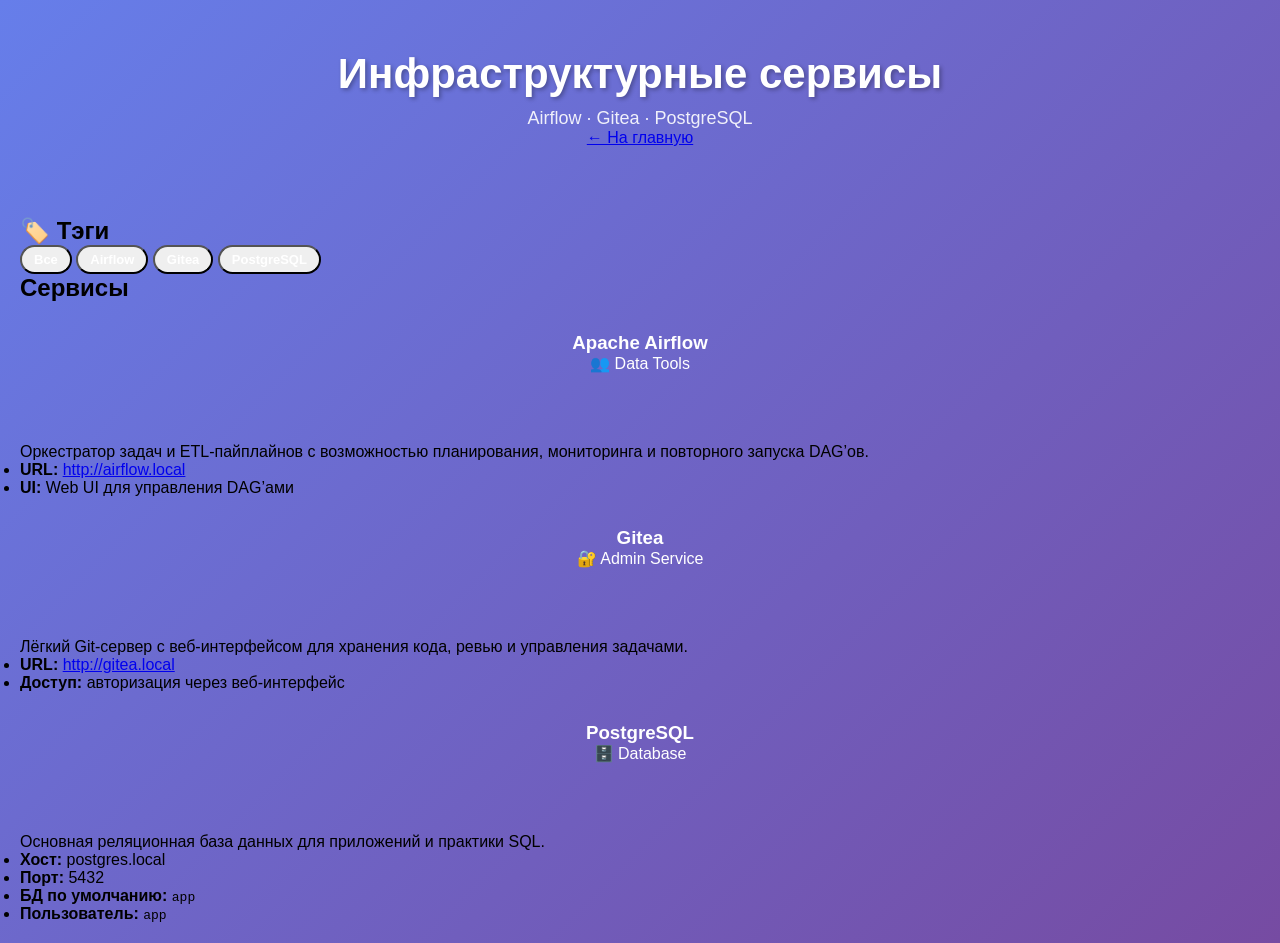
<file: services.html>
<!DOCTYPE html>
<html lang="ru">
<head>
  <meta charset="UTF-8" />
  <title>Инфраструктурные сервисы</title>
  <meta name="viewport" content="width=device-width, initial-scale=1" />

  <link rel="stylesheet" href="styles.css" />
</head>
<body>
  <div class="page">
    <header class="header">
      <div class="header__left">
        <h1 class="header__title">Инфраструктурные сервисы</h1>
        <p class="header__subtitle">Airflow · Gitea · PostgreSQL</p>
      </div>
      <div class="header__right">
        <a href="index.html" class="header__link">← На главную</a>
      </div>
    </header>

    <main class="main">
      <section class="tags">
        <h2 class="tags__title">🏷️ Тэги</h2>
        <div class="tags__list">
          <button class="tag tag--active" data-tag="all">Все</button>
          <button class="tag" data-tag="airflow">Airflow</button>
          <button class="tag" data-tag="gitea">Gitea</button>
          <button class="tag" data-tag="postgres">PostgreSQL</button>
        </div>
      </section>

      <section class="services">
        <h2 class="services__title">Сервисы</h2>
        <div class="services__grid">

          <!-- Airflow -->
          <article class="service-card" data-tags="airflow">
            <header class="service-card__header">
              <h3 class="service-card__title">Apache Airflow</h3>
              <span class="service-card__badge service-card__badge--data">
                👥 Data Tools
              </span>
            </header>
            <p class="service-card__description">
              Оркестратор задач и ETL-пайплайнов с возможностью планирования, мониторинга и повторного запуска DAG’ов.
            </p>
            <ul class="service-card__meta">
              <li><strong>URL:</strong> <a href="http://airflow.local" target="_blank">http://airflow.local</a></li>
              <li><strong>UI:</strong> Web UI для управления DAG’ами</li>
            </ul>
          </article>

          <!-- Gitea -->
          <article class="service-card" data-tags="gitea">
            <header class="service-card__header">
              <h3 class="service-card__title">Gitea</h3>
              <span class="service-card__badge service-card__badge--admin">
                🔐 Admin Service
              </span>
            </header>
            <p class="service-card__description">
              Лёгкий Git-сервер с веб-интерфейсом для хранения кода, ревью и управления задачами.
            </p>
            <ul class="service-card__meta">
              <li><strong>URL:</strong> <a href="http://gitea.local" target="_blank">http://gitea.local</a></li>
              <li><strong>Доступ:</strong> авторизация через веб-интерфейс</li>
            </ul>
          </article>

          <!-- PostgreSQL -->
          <article class="service-card" data-tags="postgres">
            <header class="service-card__header">
              <h3 class="service-card__title">PostgreSQL</h3>
              <span class="service-card__badge service-card__badge--db">
                🗄️ Database
              </span>
            </header>
            <p class="service-card__description">
              Основная реляционная база данных для приложений и практики SQL.
            </p>
            <ul class="service-card__meta">
              <li><strong>Хост:</strong> postgres.local</li>
              <li><strong>Порт:</strong> 5432</li>
              <li><strong>БД по умолчанию:</strong> <code>app</code></li>
              <li><strong>Пользователь:</strong> <code>app</code></li>
            </ul>
          </article>

        </div>
      </section>
    </main>
  </div>

  <script src="main.js"></script>
</body>
</html>
</file>
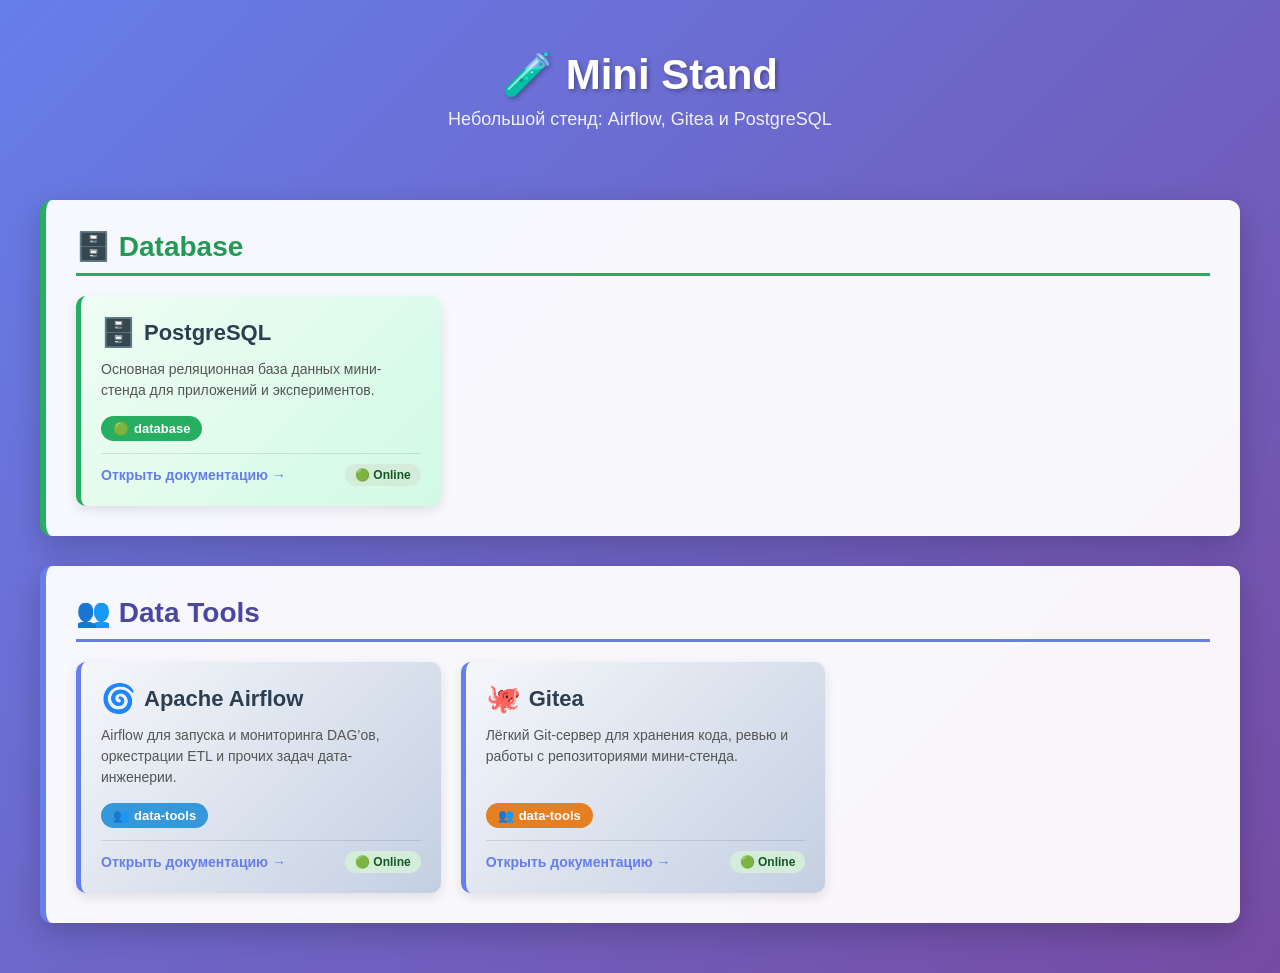
<file: services/ministand.html>
<!DOCTYPE html>
<html lang="ru">
<head>
  <meta charset="UTF-8" />
  <meta name="viewport" content="width=device-width, initial-scale=1.0" />
  <link rel="icon" type="image/png" href="../images.ico">
  <title>Mini Stand — Airflow, Gitea, PostgreSQL</title>
  <link rel="stylesheet" href="../styles.css" />
  <style>
    .card[data-doc-url] {
      cursor: pointer;
    }
  </style>
</head>
<body>
  <div class="container">
    <header>
      <h1>🧪 Mini Stand</h1>
      <p>Небольшой стенд: Airflow, Gitea и PostgreSQL</p>
    </header>
    <!-- Database Section -->
    <div class="section db-section">
      <h2>🗄️ Database</h2>
      <div class="cards-grid">

        <!-- PostgreSQL -->
        <div class="card db-card"
             data-doc-url="https://www.notion.so/1-SQL-2fd45190f2698073a1f4c036865806a8">
          <div class="card-header">
            <div class="card-title">
              <span class="card-icon">🗄️</span> PostgreSQL
            </div>
          </div>
          <div class="card-description">
            Основная реляционная база данных мини-стенда для приложений и экспериментов.
          </div>
          <div class="card-tags">
            <span class="tag" style="background-color: #27ae60;">
              🟢 <span>database</span>
            </span>
          </div>
          <div class="card-footer">
            <a href="https://www.notion.so/1-SQL-2fd45190f2698073a1f4c036865806a8" class="card-link" target="_blank"
               onclick="event.stopPropagation()">
              Открыть документацию →
            </a>
            <span class="status-badge status-online">🟢 Online</span>
          </div>
        </div>

      </div>
    </div>

    <!-- Data Tools Section -->
    <div class="section">
      <h2>👥 Data Tools</h2>
      <div class="cards-grid">

        <!-- Airflow -->
        <div class="card"
             data-doc-url="https://airflow.de-infra.servehttp.com">
          <div class="card-header">
            <div class="card-title">
              <span class="card-icon">🌀</span> Apache Airflow
            </div>
          </div>
          <div class="card-description">
            Airflow для запуска и мониторинга DAG’ов, оркестрации ETL и прочих задач дата-инженерии.
          </div>
          <div class="card-tags">
            <span class="tag" style="background-color: #3498db;">
              👥 <span>data-tools</span>
            </span>
          </div>
          <div class="card-footer">
            <a href="https://www.notion.so/1-Airflow-2fc45190f269819ea1cbec8568556c01" class="card-link" target="_blank"
               onclick="event.stopPropagation()">
              Открыть документацию →
            </a>
            <span class="status-badge status-online">🟢 Online</span>
          </div>
        </div>

        <!-- Gitea (тоже Data Tools, та же дока, что и у Airflow) -->
        <div class="card"
             data-doc-url="https://gitea.de-infra.servehttp.com">
          <div class="card-header">
            <div class="card-title">
              <span class="card-icon">🐙</span> Gitea
            </div>
          </div>
          <div class="card-description">
            Лёгкий Git-сервер для хранения кода, ревью и работы с репозиториями мини-стенда.
          </div>
          <div class="card-tags">
            <span class="tag" style="background-color: #e67e22;">
              👥 <span>data-tools</span>
            </span>
          </div>
          <div class="card-footer">
            <a href="https://www.notion.so/1-Airflow-2fc45190f269819ea1cbec8568556c01" class="card-link" target="_blank"
               onclick="event.stopPropagation()">
              Открыть документацию →
            </a>
            <span class="status-badge status-online">🟢 Online</span>
          </div>
        </div>

      </div>
    </div>
  </div>

  <script>
    document.addEventListener('click', function (event) {
      const card = event.target.closest('.card[data-doc-url]');
      if (!card) return;
      const isLink = event.target.closest('a');
      if (isLink) return;
      const docUrl = card.getAttribute('data-doc-url');
      if (docUrl) {
        window.open(docUrl, '_blank');
      }
    });
  </script>
</body>
</html>
</file>
<file: styles.css>
* {
  margin: 0;
  padding: 0;
  box-sizing: border-box;
}
body {
  font-family: 'Segoe UI', Tahoma, Geneva, Verdana, sans-serif;
  background: linear-gradient(135deg, #667eea 0%, #764ba2 100%);
  min-height: 100vh;
  padding: 20px;
}
.container {
  max-width: 1200px;
  margin: 0 auto;
}
header {
  text-align: center;
  color: white;
  margin-bottom: 40px;
  padding: 30px 0;
}
header h1 {
  font-size: 42px;
  margin-bottom: 10px;
  text-shadow: 2px 2px 4px rgba(0,0,0,0.3);
}
header p {
  font-size: 18px;
  opacity: 0.9;
}

/* Filters Block */
.filters-block {
  display: flex;
  justify-content: center;
  gap: 16px;
  margin-bottom: 30px;
  flex-wrap: wrap;
}
.filters-block input[type="text"],
.filters-block select {
  padding: 12px 16px;
  border-radius: 8px;
  border: 1px solid #ccc;
  font-size: 16px;
  min-width: 250px;
  background: white;
  box-shadow: 0 2px 8px rgba(0,0,0,0.1);
  transition: box-shadow 0.3s ease;
}
.filters-block input[type="text"]:focus,
.filters-block select:focus {
  outline: none;
  box-shadow: 0 4px 12px rgba(102,126,234,0.4);
  border-color: #667eea;
}

/* Section Blocks with Color Separation */
.section {
  background: rgba(255,255,255,0.95);
  border-radius: 12px;
  padding: 30px;
  margin-bottom: 30px;
  box-shadow: 0 10px 30px rgba(0,0,0,0.2);
  border-left: 6px solid #667eea;
}
.section.admin-section {
  border-left-color: #e74c3c;
}
.section.db-section {
  border-left-color: #27ae60;
}
.section h2 {
  color: #4a47a3;
  margin-bottom: 20px;
  font-size: 28px;
  border-bottom: 3px solid #667eea;
  padding-bottom: 10px;
  display: flex;
  align-items: center;
  gap: 10px;
}
.section.admin-section h2 {
  border-bottom-color: #e74c3c;
  color: #c0392b;
}
.section.db-section h2 {
  border-bottom-color: #27ae60;
  color: #229954;
}

/* Cards Grid */
.cards-grid {
  display: grid;
  grid-template-columns: repeat(auto-fill, minmax(300px, 1fr));
  gap: 20px;
  margin-top: 20px;
}
.card {
  background: linear-gradient(135deg, #f5f7fa 0%, #c3cfe2 100%);
  border-radius: 10px;
  padding: 20px;
  box-shadow: 0 4px 12px rgba(0,0,0,0.1);
  transition: transform 0.3s ease, box-shadow 0.3s ease;
  cursor: pointer;
  border-left: 5px solid #667eea;
  position: relative;
  display: flex;
  flex-direction: column;
}
.card:hover {
  transform: translateY(-5px);
  box-shadow: 0 8px 20px rgba(0,0,0,0.2);
}
.card.admin-card {
  border-left-color: #e74c3c;
  background: linear-gradient(135deg, #fef5f5 0%, #f8d7da 100%);
}
.card.db-card {
  border-left-color: #27ae60;
  background: linear-gradient(135deg, #f0fdf4 0%, #d1fae5 100%);
}

.card-header {
  display: flex;
  align-items: center;
  justify-content: space-between;
  margin-bottom: 10px;
}
.card-title {
  font-size: 22px;
  font-weight: bold;
  color: #2c3e50;
  display: flex;
  align-items: center;
  gap: 8px;
}
.card-icon {
  font-size: 28px;
}
.favorite-star {
  font-size: 20px;
  color: #f39c12;
}
.card-description {
  font-size: 14px;
  color: #555;
  margin-bottom: 15px;
  line-height: 1.5;
  flex-grow: 1;
}
.card-tags {
  display: flex;
  flex-wrap: wrap;
  gap: 8px;
  margin-bottom: 12px;
}
.tag {
  display: inline-flex;
  align-items: center;
  padding: 5px 12px;
  border-radius: 20px;
  font-size: 13px;
  font-weight: 600;
  color: white;
  gap: 5px;
}
.tag-icon {
  font-size: 14px;
}
.card-footer {
  display: flex;
  justify-content: space-between;
  align-items: center;
  margin-top: auto;
  padding-top: 10px;
  border-top: 1px solid rgba(0,0,0,0.1);
}
.card-link {
  color: #667eea;
  text-decoration: none;
  font-weight: 600;
  font-size: 14px;
  transition: color 0.3s ease;
}
.card-link:hover {
  color: #4a47a3;
  text-decoration: underline;
}
.status-badge {
  padding: 4px 10px;
  border-radius: 12px;
  font-size: 12px;
  font-weight: 600;
}
.status-online {
  background: #d4edda;
  color: #155724;
}
.status-offline {
  background: #f8d7da;
  color: #721c24;
}

.empty-state {
  text-align: center;
  padding: 40px;
  color: #7f8c8d;
  font-size: 16px;
}

/* Loading State */
.loading {
  text-align: center;
  padding: 40px;
  color: white;
  font-size: 20px;
}

/* Mobile Responsive */
@media (max-width: 768px) {
  .container {
    padding: 10px;
  }
  header h1 {
    font-size: 32px;
  }
  .filters-block {
    flex-direction: column;
  }
  .filters-block input[type="text"],
  .filters-block select {
    min-width: 100%;
  }
  .cards-grid {
    grid-template-columns: 1fr;
  }
  .section {
    padding: 20px;
  }
}
</file>
